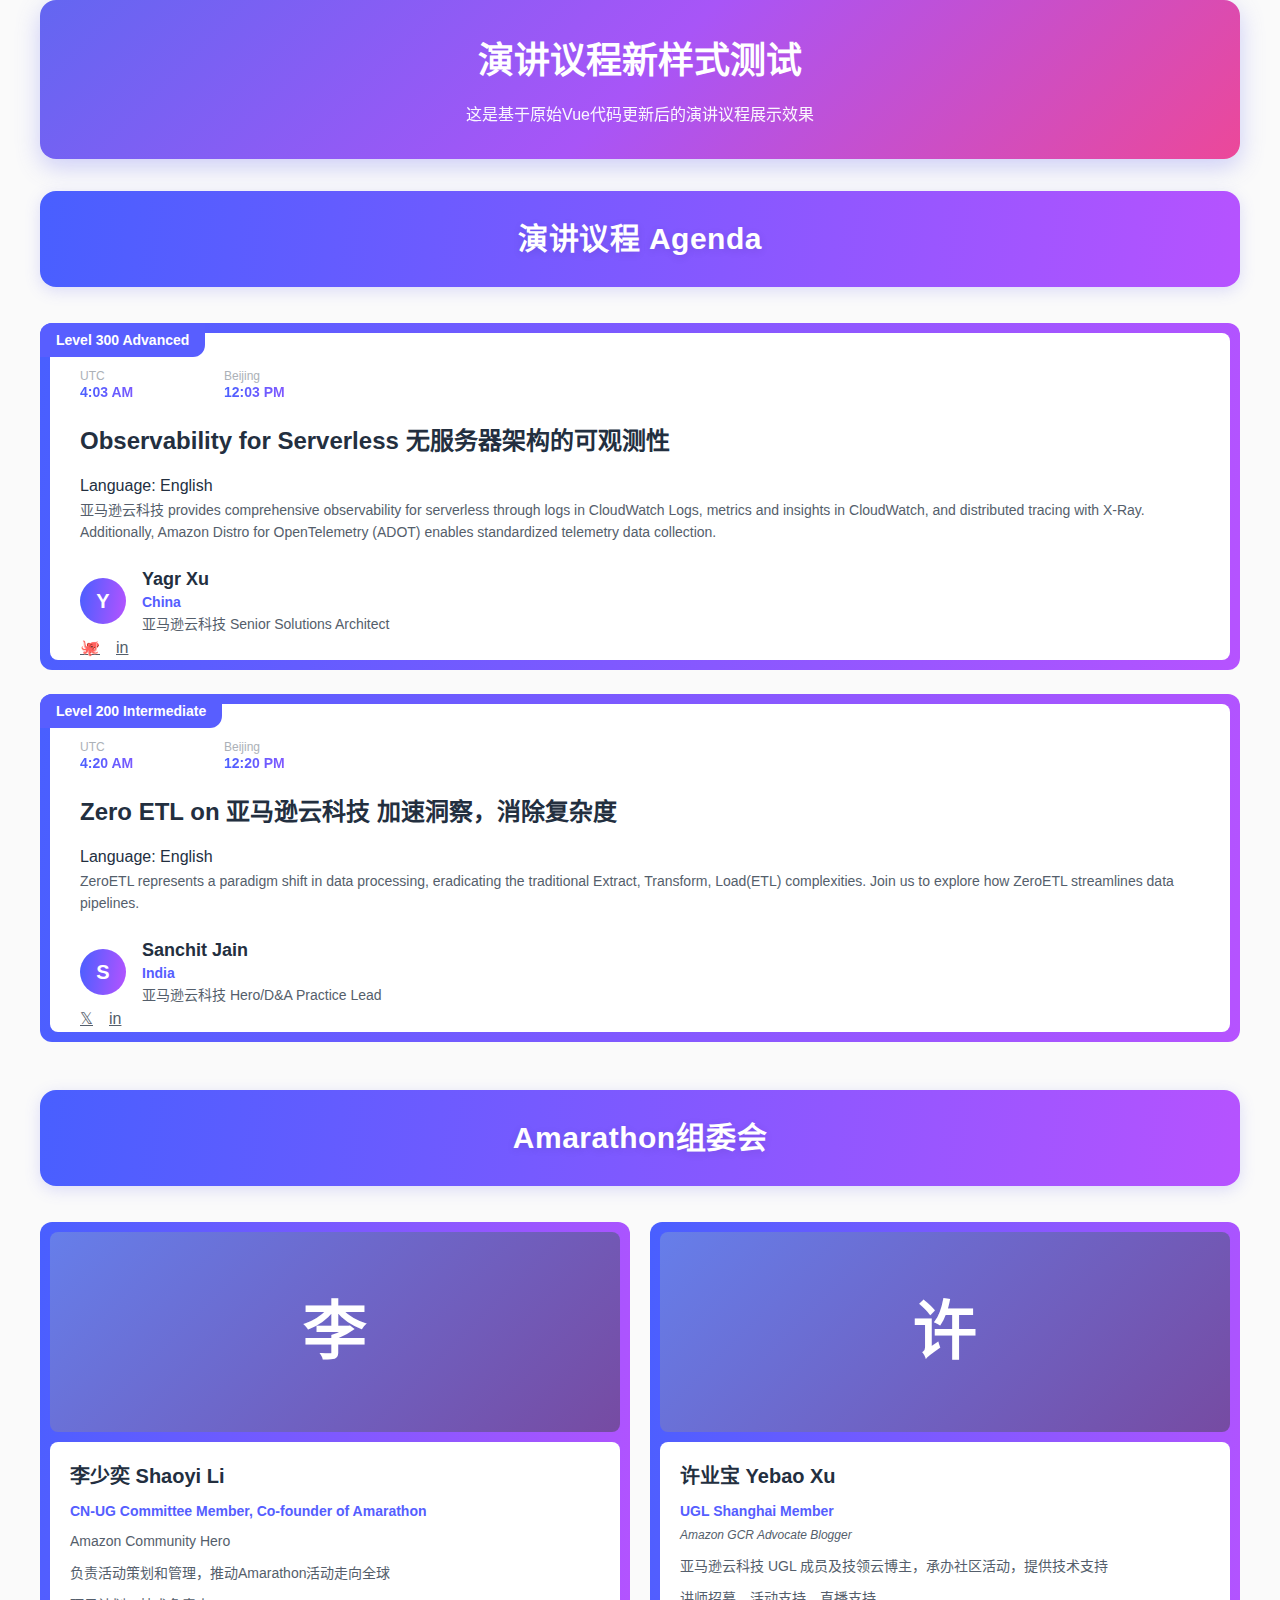
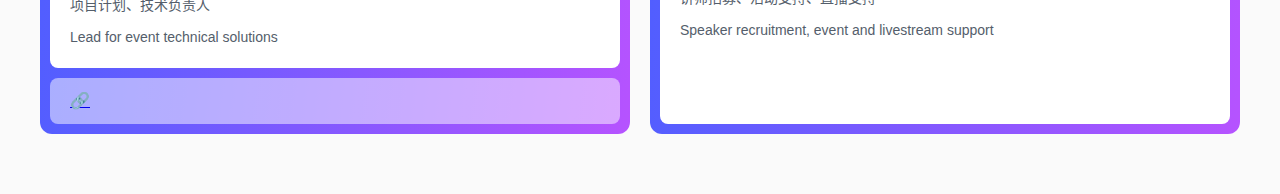
<file: test-agenda.html>
<!DOCTYPE html>
<html lang="zh-CN">
<head>
    <meta charset="UTF-8">
    <meta name="viewport" content="width=device-width, initial-scale=1.0">
    <title>演讲议程测试 - Amarathon</title>
    <link rel="stylesheet" href="styles.css">
    <style>
        .test-container {
            max-width: 1200px;
            margin: 0 auto;
        }
        .test-header {
            background: linear-gradient(135deg, #6366f1 0%, #a855f7 50%, #ec4899 100%);
            color: white;
            padding: 32px;
            border-radius: 16px;
            margin-bottom: 32px;
            text-align: center;
            box-shadow: 0 8px 24px rgba(99, 102, 241, 0.3);
        }
        .test-header h1 {
            margin: 0 0 12px 0;
            font-size: 36px;
            font-weight: 700;
        }
        .test-header p {
            margin: 0;
            font-size: 16px;
            opacity: 0.95;
        }
    </style>
</head>
<body>
    <div class="test-container">
        <div class="test-header">
            <h1>演讲议程新样式测试</h1>
            <p>这是基于原始Vue代码更新后的演讲议程展示效果</p>
        </div>

        <section class="section agenda-section">
            <div class="section-header">
                <h2>演讲议程 Agenda</h2>
            </div>
            <div id="agendaContent"></div>
        </section>

        <section class="section committee-section" style="margin-top: 40px;">
            <div class="section-header">
                <h2>Amarathon组委会</h2>
            </div>
            <div id="committeeContent"></div>
        </section>
    </div>

    <script>
        // 测试数据
        const testAgenda = [
            {
                "id": 1,
                "firstName": "Yagr",
                "lastName": "Xu",
                "sessionTitle": "Observability for Serverless\n无服务器架构的可观测性",
                "sessionSummary": "亚马逊云科技 provides comprehensive observability for serverless through logs in CloudWatch Logs, metrics and insights in CloudWatch, and distributed tracing with X-Ray. Additionally, Amazon Distro for OpenTelemetry (ADOT) enables standardized telemetry data collection.",
                "country": "China",
                "language": "English",
                "title": "亚马逊云科技 Senior Solutions Architect",
                "sessionLevel": "Level 300 Advanced",
                "sessionTimeUTC": "4:03 AM",
                "sessionTimeBeijing": "12:03 PM",
                "linkedIn": "https://www.linkedin.com/in/yagrxu",
                "gitHub": "https://github.com/yagrxu"
            },
            {
                "id": 2,
                "firstName": "Sanchit",
                "lastName": "Jain",
                "sessionTitle": "Zero ETL on 亚马逊云科技\n加速洞察，消除复杂度",
                "sessionSummary": "ZeroETL represents a paradigm shift in data processing, eradicating the traditional Extract, Transform, Load(ETL) complexities. Join us to explore how ZeroETL streamlines data pipelines.",
                "country": "India",
                "language": "English",
                "title": "亚马逊云科技 Hero/D&A Practice Lead",
                "sessionLevel": "Level 200 Intermediate",
                "sessionTimeUTC": "4:20 AM",
                "sessionTimeBeijing": "12:20 PM",
                "twitter": "https://x.com/sanchitdilip",
                "linkedIn": "https://www.linkedin.com/in/sanchitdilipjain/"
            }
        ];

        const testCommittee = [
            {
                "name": "李少奕 Shaoyi Li",
                "position": "CN-UG Committee Member, Co-founder of Amarathon",
                "title": "Amazon Community Hero",
                "job": "项目计划、技术负责人",
                "jobEn": "Lead for event technical solutions",
                "desc": "负责活动策划和管理，推动Amarathon活动走向全球",
                "share": [
                    {
                        "url": "https://www.linkedin.com/in/shaoyi-li-096835140/"
                    }
                ]
            },
            {
                "name": "许业宝 Yebao Xu",
                "position": "UGL Shanghai Member",
                "positionEn": "Amazon GCR Advocate Blogger",
                "job": "讲师招募、活动支持、直播支持",
                "jobEn": "Speaker recruitment, event and livestream support",
                "desc": "亚马逊云科技 UGL 成员及技领云博主，承办社区活动，提供技术支持"
            }
        ];

        // 渲染函数（从script.js复制）
        function renderAgenda(agenda) {
            const container = document.getElementById('agendaContent');
            
            if (!agenda || agenda.length === 0) {
                container.innerHTML = '<div class="empty-state">暂无演讲议程</div>';
                return;
            }
            
            container.innerHTML = `
                <div class="agenda-cards">
                    ${agenda.map(item => `
                        <div class="agenda-card">
                            <div class="agenda-badge">${item.sessionLevel || 'Level 200'}</div>
                            <div class="agenda-card-content">
                                <div class="agenda-time-section">
                                    <div class="time-item">
                                        <span class="timezone-label">UTC</span>
                                        <span class="time-value">${item.sessionTimeUTC || item.time}</span>
                                    </div>
                                    ${item.sessionTimeBeijing ? `
                                        <div class="time-item">
                                            <span class="timezone-label">Beijing</span>
                                            <span class="time-value">${item.sessionTimeBeijing}</span>
                                        </div>
                                    ` : ''}
                                </div>
                                <div class="agenda-main-content">
                                    <div class="agenda-desc-section">
                                        <h3 class="session-title">${item.sessionTitle || item.title}</h3>
                                        ${item.language ? `
                                            <div class="language-tag">
                                                <span class="lang-label">Language:</span>
                                                <span class="lang-value">${item.language}</span>
                                            </div>
                                        ` : ''}
                                        <p class="session-summary">${item.sessionSummary || item.description}</p>
                                    </div>
                                    <div class="speaker-section">
                                        <div class="speaker-info">
                                            ${item.photo ? `
                                                <img src="${item.photo}" alt="${item.firstName} ${item.lastName}" class="speaker-photo">
                                            ` : `
                                                <div class="speaker-avatar">${(item.firstName || item.speaker || 'S').charAt(0)}</div>
                                            `}
                                            <div class="speaker-details">
                                                <div class="speaker-name">${item.firstName && item.lastName ? `${item.firstName} ${item.lastName}` : item.speaker}</div>
                                                ${item.country ? `<div class="speaker-country">${item.country}</div>` : ''}
                                                ${item.title ? `<div class="speaker-title">${item.title}</div>` : ''}
                                            </div>
                                        </div>
                                        ${(item.twitter || item.facebook || item.instagram || item.gitHub || item.linkedIn || item.other) ? `
                                            <div class="speaker-social">
                                                ${item.twitter ? `<a href="${item.twitter}" target="_blank" rel="noopener noreferrer" class="social-link" title="Twitter/X">𝕏</a>` : ''}
                                                ${item.facebook ? `<a href="${item.facebook}" target="_blank" rel="noopener noreferrer" class="social-link" title="Facebook">f</a>` : ''}
                                                ${item.instagram ? `<a href="${item.instagram}" target="_blank" rel="noopener noreferrer" class="social-link" title="Instagram">📷</a>` : ''}
                                                ${item.gitHub ? `<a href="${item.gitHub}" target="_blank" rel="noopener noreferrer" class="social-link" title="GitHub">🐙</a>` : ''}
                                                ${item.linkedIn ? `<a href="${item.linkedIn}" target="_blank" rel="noopener noreferrer" class="social-link" title="LinkedIn">in</a>` : ''}
                                                ${item.other ? `<a href="${item.other}" target="_blank" rel="noopener noreferrer" class="social-link" title="Website">🌐</a>` : ''}
                                            </div>
                                        ` : ''}
                                    </div>
                                </div>
                            </div>
                        </div>
                    `).join('')}
                </div>
            `;
        }

        function renderCommittee(committee) {
            const container = document.getElementById('committeeContent');
            
            if (!committee || committee.length === 0) {
                container.innerHTML = '<div class="empty-state">暂无组委会信息</div>';
                return;
            }
            
            container.innerHTML = `
                <div class="committee-grid">
                    ${committee.map(member => `
                        <div class="committee-card">
                            ${member.poster || member.photo ? `
                                <img src="${member.poster || member.photo}" alt="${member.name}" class="committee-photo">
                            ` : `
                                <div class="committee-avatar">${member.name.charAt(0)}</div>
                            `}
                            <div class="committee-info">
                                <div class="committee-name">${member.name}</div>
                                ${member.position ? `<div class="committee-position">${member.position}</div>` : ''}
                                ${member.positionEn ? `<div class="committee-position-en">${member.positionEn}</div>` : ''}
                                ${member.title ? `<div class="committee-title">${member.title}</div>` : ''}
                                ${member.desc ? `<div class="committee-desc">${member.desc}</div>` : ''}
                                ${member.descEn ? `<div class="committee-desc-en">${member.descEn}</div>` : ''}
                                ${member.bio ? `<div class="committee-bio">${member.bio}</div>` : ''}
                                ${member.job ? `<div class="committee-job">${member.job}</div>` : ''}
                                ${member.jobEn ? `<div class="committee-job-en">${member.jobEn}</div>` : ''}
                            </div>
                            ${member.share && member.share.length > 0 ? `
                                <div class="committee-social">
                                    ${member.share.map(social => `
                                        <a href="${social.url}" target="_blank" rel="noopener noreferrer" class="social-icon">
                                            ${social.src ? `<img src="${social.src}" alt="social">` : '🔗'}
                                        </a>
                                    `).join('')}
                                </div>
                            ` : ''}
                        </div>
                    `).join('')}
                </div>
            `;
        }

        // 页面加载后渲染
        document.addEventListener('DOMContentLoaded', function() {
            renderAgenda(testAgenda);
            renderCommittee(testCommittee);
        });
    </script>
</body>
</html>
</file>
<file: styles.css>
/* ========================================
   Amarathon 网站样式 - 现代化设计
   参照旧版设计，使用渐变色和现代化布局
   ======================================== */

* {
    margin: 0;
    padding: 0;
    box-sizing: border-box;
}

:root {
    /* 主色调 - 渐变紫粉色系 */
    --primary-gradient: linear-gradient(98deg, #2d62ff -24.99%, #be52ff 107.17%);
    --primary-blue: #2d62ff;
    --primary-purple: #be52ff;
    --primary-pink: #ec4899;
    
    /* AWS 品牌色 */
    --aws-orange: #FF9900;
    --aws-dark: #232F3E;
    
    /* 中性色 */
    --text-primary: #232f3f;
    --text-secondary: #545e6b;
    --text-tertiary: #556e8f;
    --text-light: #acb1b7;
    
    /* 背景色 */
    --bg-white: #ffffff;
    --bg-light: #fafafa;
    --bg-gradient-light: linear-gradient(6deg, rgba(255, 255, 255, 0) 55.47%, rgba(136, 189, 255, 0.2) 99.96%);
    --bg-gradient-purple: linear-gradient(205deg, rgba(247, 248, 251, 0.2) 60.71%, rgba(166, 169, 255, 0.2) 102.56%);
    
    /* 边框和分隔线 */
    --border-color: #e3e8ef;
    --border-light: #eaecf4;
    
    /* 间距 */
    --spacing-xs: 8px;
    --spacing-sm: 16px;
    --spacing-md: 24px;
    --spacing-lg: 36px;
    --spacing-xl: 48px;
    --spacing-2xl: 72px;
    
    /* 圆角 */
    --radius-sm: 4px;
    --radius-md: 8px;
    --radius-lg: 12px;
    --radius-xl: 16px;
    --radius-2xl: 32px;
    --radius-full: 9999px;
}

body {
    font-family: 'Amazon Ember', 'Helvetica Neue', Roboto, Arial, 'Microsoft YaHei', 'PingFang SC', sans-serif;
    line-height: 1.6;
    color: var(--text-primary);
    background: var(--bg-light);
    -webkit-font-smoothing: antialiased;
    -moz-osx-font-smoothing: grayscale;
}

.container {
    max-width: 1200px;
    margin: 0 auto;
    padding: 0 var(--spacing-md);
}

/* ========================================
   顶部导航 - 已移除
   ======================================== */

/* ========================================
   活动横幅（全宽）
   ======================================== */
.banner-section-full {
    width: 100%;
    position: relative;
    background: transparent;
    margin: 0;
    padding: 0;
}

.banner-nav {
    position: absolute;
    top: 20px;
    left: 40px;
    z-index: 10;
    padding: 8px 16px;
    background: rgba(255, 255, 255, 0.1);
    backdrop-filter: blur(10px);
    border-radius: 8px;
    border: 1px solid rgba(255, 255, 255, 0.2);
}

.banner-logo {
    height: 40px;
    width: auto;
    display: block;
}

.banner-section-full #bannerContent {
    width: 100%;
    margin: 0;
    padding: 0;
}

.banner-section-full .banner-image {
    width: 100%;
    height: auto;
    display: block;
    object-fit: cover;
}

.banner-section-full .banner-placeholder {
    width: 100%;
    height: 400px;
    display: flex;
    align-items: center;
    justify-content: center;
    background: linear-gradient(135deg, #667eea 0%, #764ba2 100%);
    color: white;
    font-size: 48px;
    font-weight: 700;
}

/* ========================================
   年度选择器
   ======================================== */
.year-selector-section {
    background: var(--bg-white);
    border-bottom: 1px solid var(--border-light);
    position: sticky;
    top: 0;
    z-index: 999;
    box-shadow: 0 2px 4px rgba(0, 0, 0, 0.05);
}

.year-tabs {
    display: flex;
    gap: 0;
    justify-content: center;
}

.year-btn {
    background: none;
    border: none;
    padding: 16px 32px;
    font-size: 16px;
    font-weight: 500;
    color: var(--text-secondary);
    cursor: pointer;
    transition: all 0.3s ease;
    border-bottom: 3px solid transparent;
    position: relative;
}

.year-btn:hover {
    background: rgba(45, 98, 255, 0.05);
    color: var(--text-primary);
}

.year-btn.active {
    color: var(--primary-blue);
    border-bottom-color: var(--primary-blue);
    background: var(--bg-white);
    font-weight: 700;
}

/* ========================================
   子导航
   ======================================== */
.sub-nav-section {
    background: var(--bg-white);
    border-bottom: 1px solid var(--border-light);
    position: sticky;
    top: 48px;
    z-index: 998;
    box-shadow: 0 2px 4px rgba(0, 0, 0, 0.05);
}

.sub-nav-tabs {
    display: flex;
    gap: 0;
    justify-content: center;
}

.sub-nav-btn {
    background: none;
    border: none;
    padding: 14px 40px;
    font-size: 14px;
    font-weight: 400;
    color: var(--text-secondary);
    cursor: pointer;
    transition: all 0.3s ease;
    border-bottom: 2px solid transparent;
}

.sub-nav-btn:hover {
    background: rgba(45, 98, 255, 0.05);
    color: var(--text-primary);
}

.sub-nav-btn.active {
    color: var(--text-primary);
    border-bottom: 2px solid;
    border-image: var(--primary-gradient) 1;
    font-weight: 700;
}

/* ========================================
   标签页内容
   ======================================== */
.tab-content {
    display: none;
}

.tab-content.active {
    display: block;
    animation: fadeIn 0.3s ease-in;
}

@keyframes fadeIn {
    from {
        opacity: 0;
        transform: translateY(10px);
    }
    to {
        opacity: 1;
        transform: translateY(0);
    }
}

/* ========================================
   主内容区
   ======================================== */
main.container {
    padding: var(--spacing-2xl) var(--spacing-md);
    background: transparent;
}

.section {
    margin-bottom: var(--spacing-xl);
}

.section-header {
    background: var(--primary-gradient);
    padding: var(--spacing-md);
    border-radius: var(--radius-xl);
    margin-bottom: var(--spacing-lg);
    text-align: center;
    box-shadow: 0 4px 16px rgba(99, 102, 241, 0.2);
}

.section-header h2 {
    color: white;
    font-size: 30px;
    font-weight: 700;
    margin: 0;
    text-shadow: 0 2px 8px rgba(0, 0, 0, 0.1);
    letter-spacing: 0.5px;
}

/* ========================================
   活动介绍
   ======================================== */
.introduction-section {
    margin-bottom: var(--spacing-lg);
}

.introduction-card {
    background: var(--bg-white);
    padding: var(--spacing-lg);
    border-radius: var(--radius-lg);
    box-shadow: 0 2px 12px rgba(0, 0, 0, 0.08);
}

.intro-title {
    font-size: 18px;
    line-height: 1.8;
    color: var(--text-primary);
    margin-bottom: var(--spacing-sm);
    font-weight: 600;
}

.intro-subtitle {
    font-size: 16px;
    line-height: 1.8;
    color: var(--text-primary);
    margin-bottom: 12px;
}

.intro-subtitle-en {
    font-size: 15px;
    line-height: 1.7;
    color: var(--text-secondary);
    font-style: italic;
    margin-bottom: var(--spacing-md);
}

.intro-theme {
    background: var(--primary-gradient);
    padding: var(--spacing-md);
    border-radius: var(--radius-md);
    color: white;
    margin-top: 20px;
}

.theme-title {
    font-size: 24px;
    font-weight: 700;
    margin-bottom: 12px;
    color: white;
}

.theme-description {
    font-size: 16px;
    line-height: 1.7;
    color: white;
    opacity: 0.95;
}

.intro-terms {
    margin-top: var(--spacing-md);
    text-align: center;
}

.intro-terms .terms-link {
    display: inline-flex;
    align-items: center;
    gap: var(--spacing-xs);
    color: white;
    text-decoration: none;
    font-size: 15px;
    font-weight: 500;
    padding: 12px 28px;
    background: var(--primary-gradient);
    border-radius: var(--radius-md);
    border: none;
    transition: all 0.3s ease;
    box-shadow: 0 4px 12px rgba(99, 102, 241, 0.3);
}

.intro-terms .terms-link:hover {
    transform: translateY(-2px);
    box-shadow: 0 6px 20px rgba(99, 102, 241, 0.4);
    filter: brightness(1.1);
}

.intro-images {
    margin-top: var(--spacing-md);
    display: grid;
    grid-template-columns: repeat(auto-fit, minmax(300px, 1fr));
    gap: var(--spacing-sm);
}

.intro-image {
    width: 100%;
    height: auto;
    border-radius: var(--radius-md);
    object-fit: cover;
    transition: transform 0.3s ease, box-shadow 0.3s ease;
    cursor: pointer;
}

.intro-image:hover {
    transform: scale(1.02);
    box-shadow: 0 4px 12px rgba(0, 0, 0, 0.15);
}

/* 单张图片时全宽显示 */
.intro-images:has(.intro-image:only-child) {
    grid-template-columns: 1fr;
}

/* 两张图片时各占一半 */
.intro-images:has(.intro-image:nth-child(2):last-child) {
    grid-template-columns: repeat(2, 1fr);
}

/* ========================================
   直播安排
   ======================================== */
.live-schedule-container {
    display: flex;
    flex-direction: column;
    gap: var(--spacing-md);
}

.live-schedule-card {
    background: var(--primary-gradient);
    border-radius: var(--radius-xl);
    padding: var(--spacing-lg);
    color: white;
    box-shadow: 0 8px 24px rgba(99, 102, 241, 0.3);
    border: 3px solid rgba(255, 255, 255, 0.2);
    transition: transform 0.3s ease, box-shadow 0.3s ease;
}

.live-schedule-card:hover {
    transform: translateY(-4px);
    box-shadow: 0 12px 32px rgba(99, 102, 241, 0.4);
}

.card-icon {
    font-size: 32px;
    margin-bottom: 12px;
}

.card-title {
    font-size: 24px;
    font-weight: 600;
    margin-bottom: 20px;
    color: white;
}

.event-dates {
    display: flex;
    flex-direction: column;
    gap: 12px;
}

.event-date-item {
    display: flex;
    align-items: baseline;
    gap: var(--spacing-xs);
    font-size: 15px;
    line-height: 1.6;
}

.timezone-label {
    font-weight: 600;
    min-width: 120px;
}

.datetime {
    font-weight: 400;
}

.card-content {
    font-size: 15px;
    line-height: 1.8;
}

.description-cn {
    margin-bottom: 12px;
}

.description-en {
    opacity: 0.9;
    font-style: italic;
}

.details {
    margin-top: var(--spacing-sm);
    font-weight: 600;
}

.interaction-links {
    margin-top: var(--spacing-sm);
    display: flex;
    align-items: center;
    gap: var(--spacing-sm);
    flex-wrap: wrap;
}

.link-button {
    display: inline-block;
    padding: 10px 24px;
    background: rgba(255, 255, 255, 0.2);
    border: 2px solid rgba(255, 255, 255, 0.3);
    border-radius: var(--radius-md);
    color: white;
    text-decoration: none;
    font-weight: 600;
    transition: all 0.3s ease;
}

.link-button:hover {
    background: rgba(255, 255, 255, 0.3);
    transform: translateY(-2px);
}

.twitter-handle {
    font-weight: 600;
}

.terms-link {
    color: white;
    text-decoration: underline;
    opacity: 0.8;
    transition: opacity 0.3s ease;
}

.terms-link:hover {
    opacity: 1;
}

/* ========================================
   直播状态
   ======================================== */
.live-status-card {
    background: var(--bg-white);
    padding: var(--spacing-lg);
    border-radius: var(--radius-lg);
    box-shadow: 0 2px 12px rgba(0, 0, 0, 0.08);
    text-align: center;
}

.status-buttons {
    display: flex;
    justify-content: center;
    gap: var(--spacing-sm);
    margin-bottom: var(--spacing-md);
}

.status-btn {
    padding: 12px 32px;
    border-radius: var(--radius-full);
    font-size: 16px;
    font-weight: 700;
    border: none;
    cursor: pointer;
    transition: all 0.3s ease;
}

.status-btn.disabled {
    background: #bec4da;
    color: white;
    cursor: not-allowed;
}

.replay-info, .community-links, .terms-info {
    margin-top: var(--spacing-sm);
}

.replay-link, .community-link {
    color: var(--primary-blue);
    text-decoration: none;
    font-weight: 600;
    transition: color 0.3s ease;
}

.replay-link:hover, .community-link:hover {
    color: var(--primary-purple);
    text-decoration: underline;
}

/* ========================================
   合作伙伴
   ======================================== */
.partners-container {
    display: flex;
    flex-direction: column;
    gap: 60px;
}

.partner-category {
    text-align: center;
}

.partner-title {
    color: var(--text-primary);
    font-size: 30px;
    font-weight: 700;
    margin-bottom: var(--spacing-md);
}

.partner-logos {
    display: flex;
    align-items: center;
    justify-content: center;
    gap: 60px;
    flex-wrap: wrap;
}

.partner-logo-link {
    transition: all 0.3s ease;
}

.partner-logo-link:hover {
    transform: scale(1.05);
    opacity: 0.8;
}

.partner-logo {
    height: auto;
    max-width: 200px;
    object-fit: contain;
}

/* ========================================
   活动召集
   ======================================== */
.announcement-card {
    background: var(--bg-white);
    padding: var(--spacing-lg);
    border-radius: var(--radius-lg);
    box-shadow: 0 2px 12px rgba(0, 0, 0, 0.08);
}

.announcement-card h3 {
    color: var(--text-primary);
    font-size: 24px;
    font-weight: 700;
    margin-bottom: var(--spacing-sm);
}

.announcement-card .date {
    color: var(--text-secondary);
    font-size: 14px;
    margin-bottom: var(--spacing-sm);
}

.announcement-card .description {
    color: var(--text-secondary);
    line-height: 1.8;
}

/* ========================================
   活动图片
   ======================================== */
.gallery-grid {
    display: grid;
    grid-template-columns: repeat(auto-fill, minmax(350px, 1fr));
    gap: var(--spacing-md);
}

.gallery-item-link {
    text-decoration: none;
    color: inherit;
}

.gallery-item {
    background: var(--bg-white);
    border-radius: var(--radius-lg);
    overflow: hidden;
    box-shadow: 0 2px 12px rgba(0, 0, 0, 0.08);
    transition: all 0.3s ease;
}

.gallery-item:hover {
    transform: translateY(-4px);
    box-shadow: 0 8px 24px rgba(0, 0, 0, 0.12);
}

.gallery-image {
    width: 100%;
    height: 250px;
    object-fit: cover;
}

.gallery-placeholder {
    width: 100%;
    height: 250px;
    display: flex;
    align-items: center;
    justify-content: center;
    background: linear-gradient(135deg, #f5f7fa 0%, #c3cfe2 100%);
    font-size: 64px;
}

.gallery-caption {
    padding: var(--spacing-sm);
    color: var(--text-primary);
    font-weight: 600;
    display: flex;
    justify-content: space-between;
    align-items: center;
}

.read-more {
    color: var(--primary-blue);
    font-size: 14px;
}

/* ========================================
   演讲议程
   ======================================== */
.agenda-section {
    position: relative;
}

.agenda-filters {
    background: linear-gradient(135deg, #f8f9ff 0%, #f0f4ff 100%);
    padding: var(--spacing-md);
    border-radius: var(--radius-lg);
    margin-bottom: var(--spacing-md);
    display: flex;
    gap: 20px;
    flex-wrap: wrap;
    align-items: center;
    border: 2px solid #e0e7ff;
}

.filter-group {
    display: flex;
    align-items: center;
    gap: 10px;
}

.filter-group label {
    font-size: 14px;
    font-weight: 600;
    color: #4b5563;
    white-space: nowrap;
}

.filter-group select,
.filter-group input {
    padding: 8px 16px;
    border: 2px solid #e0e7ff;
    border-radius: var(--radius-md);
    font-size: 14px;
    background: white;
    transition: all 0.3s ease;
}

.filter-group select:focus,
.filter-group input:focus {
    outline: none;
    border-color: var(--primary-blue);
    box-shadow: 0 0 0 3px rgba(45, 98, 255, 0.1);
}

.filter-group input {
    min-width: 250px;
}

.agenda-cards {
    display: flex;
    flex-direction: column;
    gap: var(--spacing-md);
}

.agenda-card {
    padding: 10px;
    border-radius: var(--radius-lg);
    background: var(--primary-gradient);
    position: relative;
    transition: all 0.3s ease;
}

.agenda-card:hover {
    transform: translateY(-2px);
    box-shadow: 0 8px 24px rgba(99, 102, 241, 0.3);
}

.agenda-badge {
    position: absolute;
    left: 0;
    top: 0;
    border-radius: var(--radius-lg) 0;
    background: linear-gradient(0deg, #585eff, #585eff);
    display: flex;
    padding: 6px var(--spacing-sm);
    justify-content: center;
    align-items: center;
    color: white;
    font-size: 14px;
    font-weight: 700;
    line-height: 22px;
    z-index: 1;
}

.agenda-badge.level-200 {
    background: linear-gradient(135deg, #10b981 0%, #059669 100%);
}

.agenda-badge.level-300 {
    background: linear-gradient(135deg, #f59e0b 0%, #d97706 100%);
}

.agenda-badge.level-400 {
    background: linear-gradient(135deg, #ef4444 0%, #dc2626 100%);
}

.agenda-card-content {
    background: white;
    border-radius: var(--radius-md);
    padding: var(--spacing-lg) 30px 0;
}

.agenda-time-section {
    display: flex;
    gap: var(--spacing-md);
    margin-bottom: var(--spacing-md);
}

.time-item {
    display: flex;
    flex-direction: column;
}

.timezone-label {
    color: var(--text-light);
    font-size: 12px;
    font-weight: 400;
    line-height: 14px;
}

.time-value {
    color: #8837f3;
    font-size: 14px;
    font-weight: 700;
    line-height: 18px;
    background: var(--primary-gradient);
    -webkit-background-clip: text;
    -webkit-text-fill-color: transparent;
    background-clip: text;
}

.language-badge {
    display: flex;
    align-items: center;
    gap: 4px;
    padding: 4px 12px;
    background: rgba(45, 98, 255, 0.1);
    border-radius: var(--radius-full);
    font-size: 12px;
    font-weight: 600;
    color: var(--primary-blue);
}

.language-icon {
    font-size: 16px;
}

.agenda-right-section {
    flex: 1;
}

.agenda-desc-section {
    margin-bottom: var(--spacing-md);
}

.session-title {
    color: var(--text-primary);
    font-size: 24px;
    font-weight: 700;
    line-height: 32px;
    margin-bottom: var(--spacing-sm);
}

.title-cn {
    display: block;
    font-size: 20px;
    margin-top: 8px;
    color: var(--text-secondary);
}

.session-summary-container {
    position: relative;
}

.session-summary {
    color: var(--text-secondary);
    font-size: 14px;
    font-weight: 400;
    line-height: 22px;
    white-space: pre-line;
    max-height: none;
    overflow: visible;
    transition: max-height 0.3s ease;
}

.session-summary.collapsed {
    max-height: 200px;
    overflow: hidden;
    position: relative;
}

.session-summary.collapsed::after {
    content: '';
    position: absolute;
    bottom: 0;
    left: 0;
    right: 0;
    height: 60px;
    background: linear-gradient(to bottom, transparent, white);
}

.toggle-summary {
    background: none;
    border: none;
    color: var(--primary-blue);
    font-weight: 600;
    cursor: pointer;
    padding: 8px 0;
    margin-top: 8px;
    transition: color 0.3s ease;
}

.toggle-summary:hover {
    color: var(--primary-purple);
}

.agenda-bottom-section {
    border-top: 1px solid var(--border-color);
    padding: var(--spacing-md) 0;
}

.speaker-info {
    display: flex;
    align-items: center;
    gap: var(--spacing-sm);
}

.speaker-photo {
    width: 46px;
    height: 46px;
    border-radius: 50%;
    object-fit: cover;
}

.speaker-avatar {
    width: 46px;
    height: 46px;
    border-radius: 50%;
    background: var(--primary-gradient);
    color: white;
    display: flex;
    align-items: center;
    justify-content: center;
    font-size: 20px;
    font-weight: 700;
}

.speaker-details {
    flex: 1;
}

.speaker-name {
    color: var(--text-primary);
    font-size: 18px;
    font-weight: 700;
    line-height: 24px;
}

.speaker-country {
    color: #555eff;
    font-size: 14px;
    font-weight: 700;
    line-height: 22px;
}

.speaker-title {
    color: var(--text-secondary);
    font-size: 14px;
    font-weight: 400;
    line-height: 22px;
}

.speaker-social {
    display: flex;
    gap: var(--spacing-sm);
    align-items: center;
}

.social-link {
    color: var(--text-secondary);
    transition: all 0.3s ease;
}

.social-link:hover {
    color: var(--primary-blue);
    transform: scale(1.1);
}

.social-link svg {
    display: block;
}

.speakers-list {
    display: flex;
    flex-direction: column;
    gap: var(--spacing-sm);
}

.filter-result-hint {
    text-align: center;
    padding: var(--spacing-lg);
    color: var(--text-secondary);
    font-size: 16px;
}

/* ========================================
   组委会
   ======================================== */
.committee-section {
    margin-bottom: 60px;
}

.committee-nav {
    display: flex;
    align-items: center;
    justify-content: space-between;
    width: 100%;
    margin: 40px 0 60px;
    background: white;
    border-radius: var(--radius-2xl);
    box-shadow: 0 2px 12px rgba(0, 0, 0, 0.08);
}

.committee-nav-btn {
    flex: 1;
    padding: 14px 40px;
    display: flex;
    flex-direction: column;
    align-items: center;
    cursor: pointer;
    background: none;
    border: none;
    font-family: inherit;
    outline: none;
    transition: all 0.3s ease;
    border-radius: var(--radius-2xl);
}

.committee-nav-btn:hover {
    background: rgba(45, 98, 255, 0.05);
}

.committee-nav-btn.active {
    background: var(--primary-gradient);
}

.committee-nav-btn.active:hover {
    opacity: 0.95;
}

.committee-nav-btn .nav-subtitle {
    font-size: 12px;
    color: var(--text-tertiary);
}

.committee-nav-btn.active .nav-subtitle {
    color: rgba(255, 255, 255, 0.8);
}

.committee-nav-btn:not(.active) {
    color: var(--text-primary);
    font-size: 14px;
    font-weight: 400;
}

.committee-nav-btn.active {
    color: white;
    font-weight: 700;
}

.committee-section-header {
    text-align: center;
    margin-bottom: 40px;
}

.committee-section-header .section-title {
    font-size: 32px;
    font-weight: 700;
    color: var(--text-primary);
    margin-bottom: 8px;
}

.committee-section-header .section-subtitle {
    font-size: 16px;
    color: var(--text-tertiary);
}

.committee-grid {
    display: grid;
    grid-template-columns: repeat(2, 1fr);
    gap: 20px;
}

.committee-card {
    display: flex;
    flex-direction: column;
    gap: 10px;
    padding: 10px;
    border-radius: var(--radius-lg);
    background: var(--primary-gradient);
    transition: all 0.3s ease;
}

.committee-card:hover {
    transform: translateY(-4px);
    box-shadow: 0 8px 24px rgba(99, 102, 241, 0.3);
}

.committee-photo {
    width: 100%;
    height: auto;
    border-radius: var(--radius-md);
    object-fit: cover;
}

.committee-avatar {
    width: 100%;
    height: 200px;
    border-radius: var(--radius-md);
    background: linear-gradient(135deg, #667eea 0%, #764ba2 100%);
    color: white;
    display: flex;
    align-items: center;
    justify-content: center;
    font-size: 64px;
    font-weight: 700;
}

.committee-info {
    background: white;
    padding: 20px;
    border-radius: var(--radius-md);
    flex: 1;
}

.committee-name {
    color: var(--text-primary);
    font-size: 20px;
    font-weight: 700;
    line-height: 28px;
    margin-bottom: 10px;
}

.committee-position {
    color: #555eff;
    font-size: 14px;
    font-weight: 700;
    margin-bottom: 4px;
}

.committee-position-en {
    color: var(--text-secondary);
    font-size: 12px;
    font-style: italic;
}

.committee-title {
    color: var(--text-secondary);
    font-size: 14px;
    margin-top: 8px;
}

.committee-desc,
.committee-desc-en,
.committee-bio,
.committee-job,
.committee-job-en {
    margin-top: 10px;
    color: var(--text-secondary);
    font-size: 14px;
    line-height: 22px;
}

.committee-social {
    display: flex;
    gap: var(--spacing-sm);
    padding: 10px 20px;
    background: rgba(255, 255, 255, 0.5);
    border-radius: var(--radius-md);
}

.social-icon {
    transition: all 0.3s ease;
}

.social-icon:hover {
    transform: scale(1.1);
    opacity: 0.7;
}

.social-icon img {
    width: 18px;
    height: auto;
}

/* ========================================
   活动条款 PDF 查看器
   ======================================== */
.terms-section {
    margin-bottom: var(--spacing-xl);
}

.terms-pdf-container {
    background: white;
    border-radius: var(--radius-md);
    box-shadow: 0 2px 12px rgba(0, 0, 0, 0.08);
    overflow: hidden;
    position: relative;
}

.terms-pdf-viewer {
    width: 100%;
    height: 800px;
    border: none;
    display: block;
    background: white;
}

.terms-fallback {
    padding: var(--spacing-md);
    text-align: center;
    background: #f8f9ff;
    border-top: 1px solid #e0e7ff;
}

.terms-fallback p {
    margin: 8px 0;
    color: var(--text-secondary);
    font-size: 14px;
}

.terms-fallback a {
    color: var(--aws-orange);
    text-decoration: none;
    font-weight: 500;
}

.terms-fallback a:hover {
    text-decoration: underline;
}

/* ========================================
   空状态
   ======================================== */
.empty-state {
    text-align: center;
    padding: var(--spacing-2xl);
    color: var(--text-secondary);
    font-size: 16px;
    background: white;
    border-radius: var(--radius-lg);
    box-shadow: 0 2px 12px rgba(0, 0, 0, 0.08);
}

/* ========================================
   加载状态
   ======================================== */
.loading-spinner {
    text-align: center;
    padding: var(--spacing-2xl);
    font-size: 24px;
    color: var(--primary-blue);
    animation: spin 1s linear infinite;
}

@keyframes spin {
    from {
        transform: rotate(0deg);
    }
    to {
        transform: rotate(360deg);
    }
}

/* ========================================
   通知系统
   ======================================== */
.notification {
    position: fixed;
    top: 80px;
    right: 20px;
    padding: var(--spacing-sm) var(--spacing-md);
    border-radius: var(--radius-md);
    box-shadow: 0 4px 12px rgba(0, 0, 0, 0.15);
    z-index: 10000;
    animation: slideIn 0.3s ease-out;
}

@keyframes slideIn {
    from {
        transform: translateX(400px);
        opacity: 0;
    }
    to {
        transform: translateX(0);
        opacity: 1;
    }
}

.notification-success {
    background: #10b981;
    color: white;
}

.notification-error {
    background: #ef4444;
    color: white;
}

.notification-warning {
    background: #f59e0b;
    color: white;
}

.notification-info {
    background: #3b82f6;
    color: white;
}

/* ========================================
   页脚
   ======================================== */
.footer {
    background: var(--aws-dark);
    color: white;
    padding: var(--spacing-lg) 0;
    margin-top: var(--spacing-2xl);
}

.footer-content {
    text-align: center;
}

.footer-content p {
    margin: 0;
    opacity: 0.8;
    font-size: 14px;
}

/* ========================================
   响应式设计 - 平板
   ======================================== */
@media screen and (max-width: 1199px) {
    .container {
        padding: 0 var(--spacing-sm);
    }
    
    .banner-section-full .banner-placeholder {
        height: 250px;
        font-size: 40px;
    }
    
    .banner-nav {
        top: 15px;
        left: 20px;
        padding: 6px 12px;
    }
    
    .banner-logo {
        height: 32px;
    }
    
    .section-header h2 {
        font-size: 24px;
    }
    
    .gallery-grid {
        grid-template-columns: repeat(auto-fill, minmax(300px, 1fr));
    }
    
    .committee-grid {
        grid-template-columns: 1fr;
    }
    
    .partner-logos {
        gap: 40px;
    }
    
    .agenda-filters {
        flex-direction: column;
        align-items: stretch;
    }
    
    .filter-group {
        flex-direction: column;
        align-items: stretch;
    }
    
    .filter-group input {
        min-width: 100%;
    }
}

/* ========================================
   响应式设计 - 手机
   ======================================== */
@media screen and (max-width: 767px) {
    :root {
        --spacing-xs: 6px;
        --spacing-sm: 12px;
        --spacing-md: 16px;
        --spacing-lg: 24px;
        --spacing-xl: 32px;
        --spacing-2xl: 48px;
    }
    
    .banner-section-full .banner-placeholder {
        height: 200px;
        font-size: 32px;
    }
    
    .banner-nav {
        top: 10px;
        left: 10px;
        padding: 4px 8px;
    }
    
    .banner-logo {
        height: 28px;
    }
    
    .year-btn {
        padding: 12px 20px;
        font-size: 14px;
    }
    
    .sub-nav-btn {
        padding: 12px 20px;
        font-size: 13px;
    }
    
    main.container {
        padding: var(--spacing-lg) var(--spacing-sm);
    }
    
    .section-header h2 {
        font-size: 20px;
    }
    
    .introduction-card {
        padding: var(--spacing-sm);
    }
    
    .intro-title {
        font-size: 16px;
    }
    
    .intro-subtitle {
        font-size: 14px;
    }
    
    .intro-subtitle-en {
        font-size: 13px;
    }
    
    .theme-title {
        font-size: 20px;
    }
    
    .theme-description {
        font-size: 14px;
    }
    
    .intro-images {
        grid-template-columns: 1fr;
        gap: var(--spacing-xs);
    }
    
    .live-schedule-card {
        padding: var(--spacing-sm);
    }
    
    .card-title {
        font-size: 20px;
    }
    
    .card-content {
        font-size: 14px;
    }
    
    .gallery-grid {
        grid-template-columns: 1fr;
    }
    
    .gallery-image,
    .gallery-placeholder {
        height: 200px;
    }
    
    .partner-title {
        font-size: 24px;
    }
    
    .partner-logos {
        gap: 30px;
    }
    
    .partner-logo {
        max-width: 150px;
    }
    
    .announcement-card h3 {
        font-size: 20px;
    }
    
    .agenda-card {
        padding: 8px;
    }
    
    .agenda-badge {
        font-size: 12px;
        padding: 4px 12px;
    }
    
    .agenda-card-content {
        padding: var(--spacing-sm);
    }
    
    .agenda-time-section {
        flex-direction: column;
        gap: 12px;
    }
    
    .session-title {
        font-size: 18px;
        line-height: 26px;
    }
    
    .title-cn {
        font-size: 16px;
    }
    
    .session-summary {
        font-size: 13px;
        line-height: 20px;
    }
    
    .speaker-name {
        font-size: 16px;
    }
    
    .speaker-title {
        font-size: 13px;
    }
    
    .committee-nav {
        flex-direction: column;
        margin: 20px 0 30px;
    }
    
    .committee-nav-btn {
        padding: 12px 20px;
        border-radius: 0;
    }
    
    .committee-nav-btn:first-child {
        border-radius: var(--radius-2xl) var(--radius-2xl) 0 0;
    }
    
    .committee-nav-btn:last-child {
        border-radius: 0 0 var(--radius-2xl) var(--radius-2xl);
    }
    
    .committee-section-header .section-title {
        font-size: 24px;
    }
    
    .committee-section-header .section-subtitle {
        font-size: 14px;
    }
    
    .committee-grid {
        grid-template-columns: 1fr;
        gap: var(--spacing-sm);
    }
    
    .committee-name {
        font-size: 18px;
    }
    
    .committee-info {
        padding: var(--spacing-sm);
    }
    
    .terms-pdf-viewer {
        height: 600px;
    }
    
    .notification {
        right: 10px;
        left: 10px;
        top: 70px;
    }
}

/* ========================================
   打印样式
   ======================================== */
@media print {
    .year-selector-section,
    .sub-nav-section,
    .footer {
        display: none;
    }
    
    .section {
        page-break-inside: avoid;
    }
    
    .agenda-card,
    .committee-card {
        page-break-inside: avoid;
    }
}

/* ========================================
   辅助类
   ======================================== */
.text-center {
    text-align: center;
}

.text-left {
    text-align: left;
}

.text-right {
    text-align: right;
}

.mt-0 { margin-top: 0; }
.mt-1 { margin-top: var(--spacing-xs); }
.mt-2 { margin-top: var(--spacing-sm); }
.mt-3 { margin-top: var(--spacing-md); }
.mt-4 { margin-top: var(--spacing-lg); }

.mb-0 { margin-bottom: 0; }
.mb-1 { margin-bottom: var(--spacing-xs); }
.mb-2 { margin-bottom: var(--spacing-sm); }
.mb-3 { margin-bottom: var(--spacing-md); }
.mb-4 { margin-bottom: var(--spacing-lg); }

.hidden {
    display: none !important;
}

.visible {
    display: block !important;
}

/* ========================================
   滚动条样式
   ======================================== */
::-webkit-scrollbar {
    width: 8px;
    height: 8px;
}

::-webkit-scrollbar-track {
    background: #f1f1f1;
    border-radius: 4px;
}

::-webkit-scrollbar-thumb {
    background: #888;
    border-radius: 4px;
}

::-webkit-scrollbar-thumb:hover {
    background: #555;
}

/* ========================================
   焦点样式（无障碍）
   ======================================== */
*:focus-visible {
    outline: 2px solid var(--primary-blue);
    outline-offset: 2px;
}

button:focus-visible,
a:focus-visible {
    outline: 2px solid var(--primary-blue);
    outline-offset: 2px;
    box-shadow: 0 0 0 4px rgba(45, 98, 255, 0.2);
}

/* ========================================
   动画效果
   ======================================== */
@keyframes fadeInUp {
    from {
        opacity: 0;
        transform: translateY(20px);
    }
    to {
        opacity: 1;
        transform: translateY(0);
    }
}

.fade-in-up {
    animation: fadeInUp 0.6s ease-out;
}

@keyframes pulse {
    0%, 100% {
        opacity: 1;
    }
    50% {
        opacity: 0.5;
    }
}

.pulse {
    animation: pulse 2s cubic-bezier(0.4, 0, 0.6, 1) infinite;
}

/* ========================================
   结束
   ======================================== */
</file>
